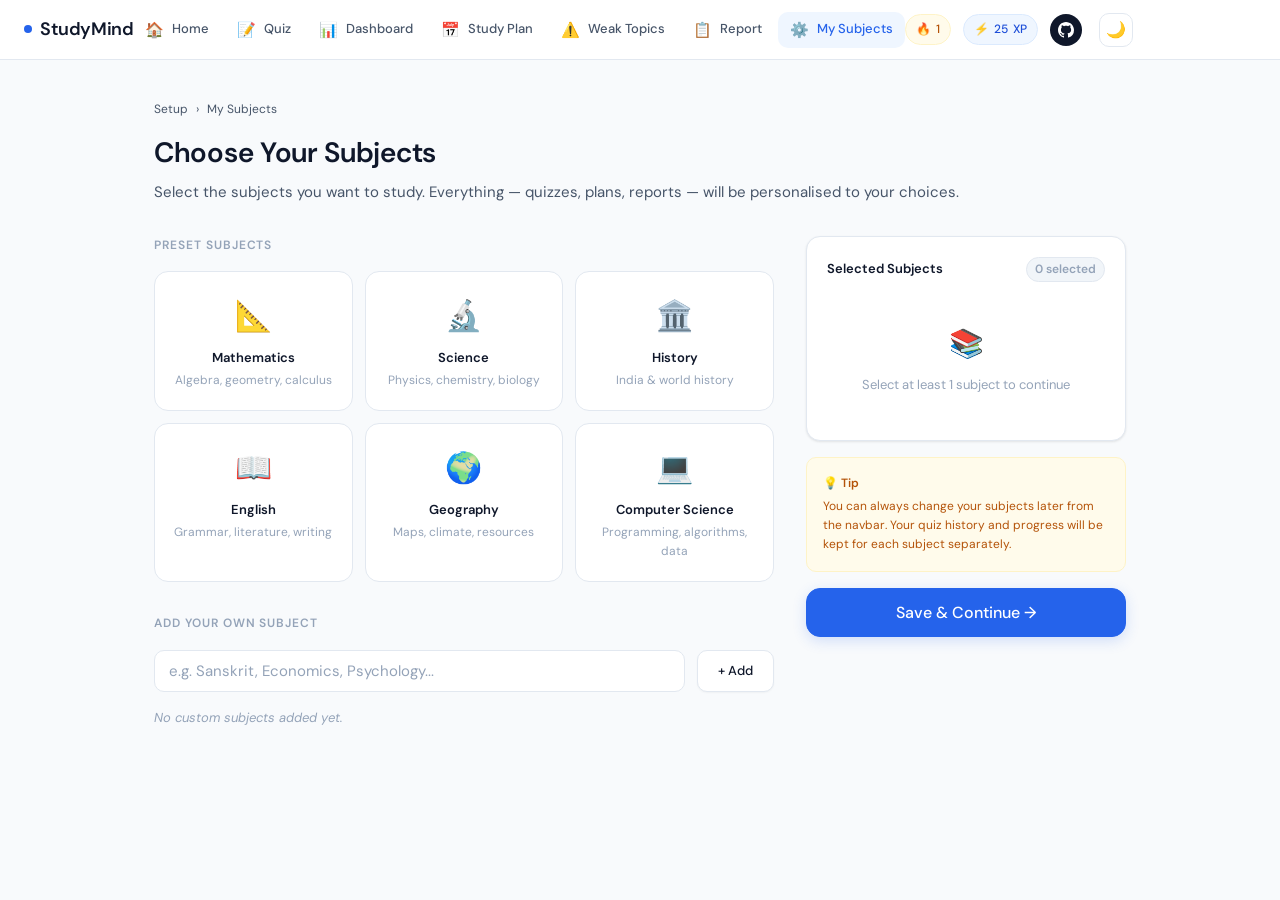
<file: subjects.html>
<!DOCTYPE html>
<html lang="en">
<head>
  <meta charset="UTF-8"/>
  <meta name="viewport" content="width=device-width, initial-scale=1.0"/>
  <title>My Subjects — StudyMind AI</title>
  <link rel="stylesheet" href="css/style.css"/>
  <style>

    /* ---- Page layout ---- */
    .subjects-layout {
      display: grid;
      grid-template-columns: 1fr 320px;
      gap: var(--space-8);
      align-items: flex-start;
    }

    /* ---- Section label ---- */
    .section-eyebrow {
      font-size: var(--text-xs);
      font-weight: var(--weight-semibold);
      letter-spacing: 0.08em;
      text-transform: uppercase;
      color: var(--text-muted);
      margin-bottom: var(--space-4);
    }

    /* ---- Preset subjects grid ---- */
    .preset-grid {
      display: grid;
      grid-template-columns: repeat(3, 1fr);
      gap: var(--space-3);
      margin-bottom: var(--space-8);
    }

    .subj-card {
      background: var(--bg-white);
      border: 1.5px solid var(--border);
      border-radius: var(--radius-lg);
      padding: var(--space-5) var(--space-4);
      cursor: pointer;
      transition: var(--transition);
      text-align: center;
      position: relative;
      user-select: none;
    }
    .subj-card:hover {
      border-color: var(--accent-border);
      box-shadow: var(--shadow-md);
      transform: translateY(-2px);
    }
    .subj-card.selected {
      border-color: var(--accent);
      background: var(--accent-light);
      box-shadow: var(--shadow-blue);
    }
    .subj-card .subj-icon {
      font-size: 30px;
      margin-bottom: var(--space-2);
      display: block;
    }
    .subj-card .subj-name {
      font-size: var(--text-sm);
      font-weight: var(--weight-semibold);
      color: var(--text-primary);
      display: block;
      margin-bottom: 2px;
    }
    .subj-card .subj-desc {
      font-size: var(--text-xs);
      color: var(--text-muted);
      display: block;
    }
    /* Checkmark on selected */
    .subj-card .tick {
      position: absolute;
      top: 10px; right: 10px;
      width: 20px; height: 20px;
      background: var(--accent);
      border-radius: 50%;
      display: none;
      align-items: center;
      justify-content: center;
      color: white;
      font-size: 11px;
      font-weight: 700;
    }
    .subj-card.selected .tick { display: flex; }

    /* ---- Custom subject section ---- */
    .custom-section {
      margin-bottom: var(--space-8);
    }
    .add-row {
      display: flex;
      gap: var(--space-3);
      margin-bottom: var(--space-4);
    }
    .add-row .input { flex: 1; }

    /* Custom subject chips */
    .custom-chips {
      display: flex;
      flex-wrap: wrap;
      gap: var(--space-2);
      min-height: 40px;
    }
    .custom-chip {
      display: inline-flex;
      align-items: center;
      gap: var(--space-2);
      padding: 6px 14px;
      background: var(--blue-50);
      border: 1px solid var(--blue-100);
      border-radius: var(--radius-full);
      font-size: var(--text-sm);
      font-weight: var(--weight-medium);
      color: var(--blue-700);
      animation: scaleIn 0.2s ease;
    }
    .custom-chip .chip-remove {
      width: 16px; height: 16px;
      background: var(--blue-200);
      border-radius: 50%;
      border: none;
      cursor: pointer;
      display: flex; align-items: center; justify-content: center;
      font-size: 10px;
      color: var(--blue-800);
      transition: var(--transition);
      padding: 0;
      flex-shrink: 0;
    }
    .custom-chip .chip-remove:hover {
      background: var(--red-500);
      color: white;
    }
    .no-custom {
      font-size: var(--text-sm);
      color: var(--text-muted);
      font-style: italic;
    }

    /* ---- Sidebar ---- */
    .sidebar {
      position: sticky;
      top: calc(var(--nav-height) + var(--space-6));
    }

    /* Selected summary card */
    .selected-card {
      background: var(--bg-white);
      border: 1px solid var(--border);
      border-radius: var(--radius-lg);
      padding: var(--space-5);
      box-shadow: var(--shadow-sm);
      margin-bottom: var(--space-4);
    }
    .selected-card-title {
      font-size: var(--text-sm);
      font-weight: var(--weight-semibold);
      color: var(--text-primary);
      margin-bottom: var(--space-4);
      display: flex;
      align-items: center;
      justify-content: space-between;
    }
    .selected-count {
      font-size: var(--text-xs);
      color: var(--text-muted);
      background: var(--bg-subtle);
      border: 1px solid var(--border);
      border-radius: var(--radius-full);
      padding: 2px 8px;
    }
    .selected-list {
      display: flex;
      flex-direction: column;
      gap: var(--space-2);
      min-height: 80px;
    }
    .selected-row {
      display: flex;
      align-items: center;
      gap: var(--space-2);
      padding: var(--space-2) var(--space-3);
      background: var(--bg-subtle);
      border-radius: var(--radius-sm);
      font-size: var(--text-sm);
      animation: slideIn 0.2s ease;
    }
    .selected-row .sr-icon { font-size: 15px; }
    .selected-row .sr-name { flex: 1; color: var(--text-primary); }
    .selected-row .sr-remove {
      font-size: 11px;
      color: var(--text-muted);
      cursor: pointer;
      padding: 2px 6px;
      border-radius: var(--radius-sm);
      border: none;
      background: none;
      transition: var(--transition);
    }
    .selected-row .sr-remove:hover { color: var(--red-600); background: var(--red-50); }

    .empty-selection {
      text-align: center;
      padding: var(--space-6);
      color: var(--text-muted);
      font-size: var(--text-sm);
    }
    .empty-selection .es-icon { font-size: 28px; margin-bottom: var(--space-2); }

    /* Tip box */
    .tip-box {
      background: var(--amber-50);
      border: 1px solid var(--amber-100);
      border-radius: var(--radius-md);
      padding: var(--space-4);
      margin-bottom: var(--space-4);
      font-size: var(--text-xs);
      color: var(--amber-700);
      line-height: 1.6;
    }
    .tip-box strong {
      display: block;
      margin-bottom: var(--space-1);
      font-weight: var(--weight-semibold);
    }

    /* Save button */
    .save-btn-wrap {
      position: sticky;
      bottom: var(--space-6);
    }

    /* Min select warning */
    .min-warning {
      font-size: var(--text-xs);
      color: var(--red-600);
      margin-top: var(--space-2);
      display: none;
    }
    .min-warning.show { display: block; }

    @media (max-width: 768px) {
      .subjects-layout {
        grid-template-columns: 1fr;
      }
      .preset-grid {
        grid-template-columns: repeat(2, 1fr);
      }
      .sidebar {
        position: static;
      }
    }
  </style>
</head>
<body>

<!-- Navbar -->
<nav class="navbar">
  <div id="navbar"></div>
</nav>

<div class="wrap">

  <!-- Page header -->
  <div class="page-header">
    <div class="breadcrumb">
      <span>Setup</span>
      <span>›</span>
      <span>My Subjects</span>
    </div>
    <h1>Choose Your Subjects</h1>
    <p>Select the subjects you want to study. Everything — quizzes, plans, reports — will be personalised to your choices.</p>
  </div>

  <div class="subjects-layout">

    <!-- LEFT — subject selection -->
    <div class="subjects-left">

      <!-- Preset subjects -->
      <div class="section-eyebrow">Preset Subjects</div>
      <div class="preset-grid" id="preset-grid">
        <!-- Built by JS -->
      </div>

      <!-- Custom subjects -->
      <div class="custom-section">
        <div class="section-eyebrow">Add Your Own Subject</div>
        <div class="add-row">
          <input
            class="input"
            id="custom-input"
            type="text"
            placeholder="e.g. Sanskrit, Economics, Psychology..."
            maxlength="30"
            autocomplete="off"
          />
          <button class="btn btn-secondary" onclick="addCustomSubject()">+ Add</button>
        </div>
        <div class="custom-chips" id="custom-chips">
          <span class="no-custom" id="no-custom-msg">No custom subjects added yet.</span>
        </div>
      </div>

    </div><!-- /subjects-left -->

    <!-- RIGHT — sidebar summary -->
    <div class="sidebar">

      <!-- Selected summary -->
      <div class="selected-card">
        <div class="selected-card-title">
          Selected Subjects
          <span class="selected-count" id="sel-count">0 selected</span>
        </div>
        <div class="selected-list" id="selected-list">
          <div class="empty-selection">
            <div class="es-icon">📚</div>
            Select at least 1 subject to continue
          </div>
        </div>
        <p class="min-warning" id="min-warning">
          ⚠️ Please select at least 1 subject!
        </p>
      </div>

      <!-- Tip -->
      <div class="tip-box">
        <strong>💡 Tip</strong>
        You can always change your subjects later from the navbar. Your quiz history and progress will be kept for each subject separately.
      </div>

      <!-- Save button -->
      <div class="save-btn-wrap">
        <button
          class="btn btn-primary w-full btn-lg"
          onclick="saveSubjects()"
          id="save-btn"
        >
          Save & Continue →
        </button>
      </div>

    </div><!-- /sidebar -->

  </div><!-- /subjects-layout -->

</div><!-- /wrap -->

<script src="js/main.js"></script>
<script src="js/subjects.js"></script>
</body>
</html>
</file>
<file: css/style.css>
/* ============================================
   STUDYMIND AI — Master Stylesheet
   Theme: Light & Clean | Modern & Minimal | Blue
   Font: Geist + DM Mono (Google Fonts)
   ============================================ */

@import url('https://fonts.googleapis.com/css2?family=DM+Sans:ital,opsz,wght@0,9..40,300;0,9..40,400;0,9..40,500;0,9..40,600;1,9..40,300&family=DM+Mono:wght@400;500&display=swap');

/* ============================================
   1. CSS VARIABLES — Design Tokens
   ============================================ */
:root {
  /* --- Brand Colors --- */
  --blue-50:  #eff6ff;
  --blue-100: #dbeafe;
  --blue-200: #bfdbfe;
  --blue-400: #60a5fa;
  --blue-500: #3b82f6;
  --blue-600: #2563eb;
  --blue-700: #1d4ed8;
  --blue-800: #1e40af;
  --blue-900: #1e3a8a;

  /* --- Neutrals --- */
  --gray-0:   #ffffff;
  --gray-50:  #f8fafc;
  --gray-100: #f1f5f9;
  --gray-200: #e2e8f0;
  --gray-300: #cbd5e1;
  --gray-400: #94a3b8;
  --gray-500: #64748b;
  --gray-600: #475569;
  --gray-700: #334155;
  --gray-800: #1e293b;
  --gray-900: #0f172a;

  /* --- Semantic Colors --- */
  --green-50:  #f0fdf4;
  --green-100: #dcfce7;
  --green-500: #22c55e;
  --green-600: #16a34a;
  --green-700: #15803d;

  --red-50:   #fff1f2;
  --red-100:  #ffe4e6;
  --red-500:  #ef4444;
  --red-600:  #dc2626;
  --red-700:  #b91c1c;

  --amber-50:  #fffbeb;
  --amber-100: #fef3c7;
  --amber-500: #f59e0b;
  --amber-600: #d97706;
  --amber-700: #b45309;

  /* --- Core Design System --- */
  --bg:           var(--gray-50);
  --bg-white:     var(--gray-0);
  --bg-subtle:    var(--gray-100);
  --border:       var(--gray-200);
  --border-dark:  var(--gray-300);

  --text-primary:   var(--gray-900);
  --text-secondary: var(--gray-600);
  --text-muted:     var(--gray-400);
  --text-inverse:   var(--gray-0);

  --accent:         var(--blue-600);
  --accent-hover:   var(--blue-700);
  --accent-light:   var(--blue-50);
  --accent-border:  var(--blue-200);

  /* --- Typography --- */
  --font:       'DM Sans', sans-serif;
  --font-mono:  'DM Mono', monospace;

  --text-xs:   12px;
  --text-sm:   13px;
  --text-base: 15px;
  --text-md:   16px;
  --text-lg:   18px;
  --text-xl:   22px;
  --text-2xl:  28px;
  --text-3xl:  36px;
  --text-4xl:  48px;

  --weight-normal:   400;
  --weight-medium:   500;
  --weight-semibold: 600;

  /* --- Spacing --- */
  --space-1:  4px;
  --space-2:  8px;
  --space-3:  12px;
  --space-4:  16px;
  --space-5:  20px;
  --space-6:  24px;
  --space-8:  32px;
  --space-10: 40px;
  --space-12: 48px;
  --space-16: 64px;

  /* --- Borders & Radius --- */
  --radius-sm:   6px;
  --radius-md:   10px;
  --radius-lg:   14px;
  --radius-xl:   20px;
  --radius-full: 999px;

  /* --- Shadows --- */
  --shadow-xs: 0 1px 2px rgba(0,0,0,0.04);
  --shadow-sm: 0 1px 3px rgba(0,0,0,0.06), 0 1px 2px rgba(0,0,0,0.04);
  --shadow-md: 0 4px 6px rgba(0,0,0,0.05), 0 2px 4px rgba(0,0,0,0.04);
  --shadow-lg: 0 10px 24px rgba(0,0,0,0.06), 0 4px 8px rgba(0,0,0,0.04);
  --shadow-blue: 0 4px 14px rgba(37,99,235,0.18);

  /* --- Transitions --- */
  --transition: all 0.18s ease;
  --transition-slow: all 0.3s ease;

  /* --- Layout --- */
  --nav-height:   60px;
  --max-width:    1020px;
  --content-pad:  24px;
}

/* ============================================
   2. RESET & BASE
   ============================================ */
*, *::before, *::after {
  box-sizing: border-box;
  margin: 0;
  padding: 0;
}

html {
  font-size: 16px;
  scroll-behavior: smooth;
  -webkit-font-smoothing: antialiased;
  -moz-osx-font-smoothing: grayscale;
}

body {
  font-family: var(--font);
  font-size: var(--text-base);
  font-weight: var(--weight-normal);
  color: var(--text-primary);
  background: var(--bg);
  min-height: 100vh;
  line-height: 1.6;
}

a {
  color: var(--accent);
  text-decoration: none;
  transition: var(--transition);
}
a:hover { color: var(--accent-hover); }

button {
  font-family: var(--font);
  cursor: pointer;
  border: none;
  outline: none;
  transition: var(--transition);
}
button:focus-visible {
  outline: 2px solid var(--accent);
  outline-offset: 2px;
}

input, textarea, select {
  font-family: var(--font);
  font-size: var(--text-base);
  outline: none;
  border: none;
}

img { display: block; max-width: 100%; }
ul, ol { list-style: none; }

/* ============================================
   3. LAYOUT UTILITIES
   ============================================ */
.wrap {
  max-width: var(--max-width);
  margin: 0 auto;
  padding: var(--space-10) var(--content-pad);
}

.wrap-sm {
  max-width: 640px;
  margin: 0 auto;
  padding: var(--space-10) var(--content-pad);
}

.wrap-md {
  max-width: 780px;
  margin: 0 auto;
  padding: var(--space-10) var(--content-pad);
}

.flex        { display: flex; }
.flex-center { display: flex; align-items: center; justify-content: center; }
.flex-between{ display: flex; align-items: center; justify-content: space-between; }
.flex-gap-2  { gap: var(--space-2); }
.flex-gap-3  { gap: var(--space-3); }
.flex-gap-4  { gap: var(--space-4); }
.flex-gap-6  { gap: var(--space-6); }

.grid-2 { display: grid; grid-template-columns: 1fr 1fr; gap: var(--space-5); }
.grid-3 { display: grid; grid-template-columns: repeat(3,1fr); gap: var(--space-4); }
.grid-4 { display: grid; grid-template-columns: repeat(4,1fr); gap: var(--space-4); }

.text-center { text-align: center; }
.text-right  { text-align: right; }

.mt-2  { margin-top: var(--space-2); }
.mt-3  { margin-top: var(--space-3); }
.mt-4  { margin-top: var(--space-4); }
.mt-6  { margin-top: var(--space-6); }
.mt-8  { margin-top: var(--space-8); }
.mt-10 { margin-top: var(--space-10); }
.mb-4  { margin-bottom: var(--space-4); }
.mb-6  { margin-bottom: var(--space-6); }
.mb-8  { margin-bottom: var(--space-8); }

/* ============================================
   4. TYPOGRAPHY
   ============================================ */
.heading-xl {
  font-size: var(--text-4xl);
  font-weight: var(--weight-semibold);
  line-height: 1.1;
  letter-spacing: -1px;
  color: var(--text-primary);
}

.heading-lg {
  font-size: var(--text-3xl);
  font-weight: var(--weight-semibold);
  line-height: 1.15;
  letter-spacing: -0.5px;
  color: var(--text-primary);
}

.heading-md {
  font-size: var(--text-2xl);
  font-weight: var(--weight-semibold);
  line-height: 1.2;
  letter-spacing: -0.3px;
  color: var(--text-primary);
}

.heading-sm {
  font-size: var(--text-xl);
  font-weight: var(--weight-semibold);
  line-height: 1.3;
  color: var(--text-primary);
}

.text-lg     { font-size: var(--text-lg); }
.text-base   { font-size: var(--text-base); }
.text-sm     { font-size: var(--text-sm); }
.text-xs     { font-size: var(--text-xs); }

.text-primary   { color: var(--text-primary); }
.text-secondary { color: var(--text-secondary); }
.text-muted     { color: var(--text-muted); }
.text-accent    { color: var(--accent); }
.text-green     { color: var(--green-600); }
.text-red       { color: var(--red-600); }
.text-amber     { color: var(--amber-600); }

.font-medium   { font-weight: var(--weight-medium); }
.font-semibold { font-weight: var(--weight-semibold); }
.font-mono     { font-family: var(--font-mono); }

.label {
  font-size: var(--text-xs);
  font-weight: var(--weight-semibold);
  letter-spacing: 0.08em;
  text-transform: uppercase;
  color: var(--text-muted);
}

/* ============================================
   5. NAVIGATION
   ============================================ */
.navbar {
  position: sticky;
  top: 0;
  z-index: 100;
  height: var(--nav-height);
  background: rgba(255,255,255,0.92);
  backdrop-filter: blur(12px);
  -webkit-backdrop-filter: blur(12px);
  border-bottom: 1px solid var(--border);
  display: flex;
  align-items: center;
  justify-content: space-between;
  padding: 0 var(--content-pad);
  max-width: 100%;
}

.nav-inner {
  max-width: var(--max-width);
  width: 100%;
  margin: 0 auto;
  display: flex;
  align-items: center;
  justify-content: space-between;
}

.nav-logo {
  font-size: var(--text-lg);
  font-weight: var(--weight-semibold);
  color: var(--text-primary);
  letter-spacing: -0.4px;
  display: flex;
  align-items: center;
  gap: var(--space-2);
}
.nav-logo .logo-dot {
  width: 8px; height: 8px;
  background: var(--accent);
  border-radius: 50%;
  display: inline-block;
}

.nav-links {
  display: flex;
  align-items: center;
  gap: var(--space-1);
}

.nav-link {
  display: flex;
  align-items: center;
  gap: var(--space-2);
  padding: 6px 12px;
  border-radius: var(--radius-md);
  font-size: var(--text-sm);
  font-weight: var(--weight-medium);
  color: var(--text-secondary);
  background: none;
  border: none;
  text-decoration: none;
  transition: var(--transition);
  white-space: nowrap;
}
.nav-link:hover {
  color: var(--text-primary);
  background: var(--bg-subtle);
}
.nav-link.active {
  color: var(--accent);
  background: var(--accent-light);
}
.nav-link .nav-icon { font-size: 15px; }

.nav-right {
  display: flex;
  align-items: center;
  gap: var(--space-3);
}

.theme-toggle {
  width: 34px; height: 34px;
  border-radius: var(--radius-md);
  border: 1px solid var(--border);
  background: var(--bg-white);
  display: flex;
  align-items: center;
  justify-content: center;
  font-size: 16px;
  cursor: pointer;
  transition: var(--transition);
  color: var(--text-secondary);
}
.theme-toggle:hover {
  border-color: var(--border-dark);
  color: var(--text-primary);
}

/* ============================================
   6. BUTTONS
   ============================================ */

/* Primary — solid blue */
.btn {
  display: inline-flex;
  align-items: center;
  justify-content: center;
  gap: var(--space-2);
  padding: 10px 20px;
  border-radius: var(--radius-md);
  font-size: var(--text-sm);
  font-weight: var(--weight-medium);
  transition: var(--transition);
  white-space: nowrap;
  cursor: pointer;
  border: 1px solid transparent;
}

.btn-primary {
  background: var(--accent);
  color: var(--text-inverse);
  border-color: var(--accent);
  box-shadow: var(--shadow-blue);
}
.btn-primary:hover {
  background: var(--accent-hover);
  border-color: var(--accent-hover);
  transform: translateY(-1px);
  box-shadow: 0 6px 20px rgba(37,99,235,0.25);
}
.btn-primary:active { transform: translateY(0); }

/* Secondary — outlined */
.btn-secondary {
  background: var(--bg-white);
  color: var(--text-primary);
  border-color: var(--border);
  box-shadow: var(--shadow-xs);
}
.btn-secondary:hover {
  border-color: var(--border-dark);
  background: var(--bg-subtle);
}

/* Ghost — no border */
.btn-ghost {
  background: none;
  color: var(--text-secondary);
  border-color: transparent;
}
.btn-ghost:hover {
  background: var(--bg-subtle);
  color: var(--text-primary);
}

/* Danger */
.btn-danger {
  background: var(--red-50);
  color: var(--red-600);
  border-color: var(--red-100);
}
.btn-danger:hover {
  background: var(--red-100);
  border-color: var(--red-600);
}

/* Sizes */
.btn-sm {
  padding: 6px 14px;
  font-size: var(--text-xs);
  border-radius: var(--radius-sm);
}
.btn-lg {
  padding: 13px 28px;
  font-size: var(--text-md);
  border-radius: var(--radius-lg);
}
.btn-xl {
  padding: 16px 36px;
  font-size: var(--text-lg);
  border-radius: var(--radius-lg);
}

.btn:disabled {
  opacity: 0.45;
  cursor: not-allowed;
  transform: none !important;
  box-shadow: none !important;
}

/* Icon only button */
.btn-icon {
  width: 36px; height: 36px;
  padding: 0;
  border-radius: var(--radius-md);
  display: inline-flex;
  align-items: center;
  justify-content: center;
  font-size: 16px;
}

/* ============================================
   7. CARDS
   ============================================ */
.card {
  background: var(--bg-white);
  border: 1px solid var(--border);
  border-radius: var(--radius-lg);
  padding: var(--space-6);
  box-shadow: var(--shadow-sm);
  transition: var(--transition);
}

.card-hover:hover {
  border-color: var(--border-dark);
  box-shadow: var(--shadow-md);
  transform: translateY(-2px);
}

.card-active {
  border-color: var(--accent-border);
  background: var(--accent-light);
}

.card-sm {
  padding: var(--space-4);
  border-radius: var(--radius-md);
}

.card-lg {
  padding: var(--space-8);
  border-radius: var(--radius-xl);
}

/* Card header */
.card-header {
  display: flex;
  align-items: center;
  justify-content: space-between;
  margin-bottom: var(--space-5);
}
.card-title {
  font-size: var(--text-base);
  font-weight: var(--weight-semibold);
  color: var(--text-primary);
  display: flex;
  align-items: center;
  gap: var(--space-2);
}
.card-title .card-icon { font-size: 16px; }

/* ============================================
   8. FORM ELEMENTS
   ============================================ */
.input {
  width: 100%;
  padding: 10px 14px;
  border: 1px solid var(--border);
  border-radius: var(--radius-md);
  background: var(--bg-white);
  color: var(--text-primary);
  font-size: var(--text-base);
  transition: var(--transition);
}
.input:focus {
  border-color: var(--accent);
  box-shadow: 0 0 0 3px rgba(37,99,235,0.08);
}
.input::placeholder { color: var(--text-muted); }
.input:disabled {
  background: var(--bg-subtle);
  color: var(--text-muted);
  cursor: not-allowed;
}

.input-lg {
  padding: 13px 18px;
  font-size: var(--text-md);
  border-radius: var(--radius-lg);
}

.select {
  width: 100%;
  padding: 10px 14px;
  border: 1px solid var(--border);
  border-radius: var(--radius-md);
  background: var(--bg-white);
  color: var(--text-primary);
  font-size: var(--text-base);
  font-family: var(--font);
  cursor: pointer;
  transition: var(--transition);
  appearance: none;
  background-image: url("data:image/svg+xml,%3Csvg xmlns='http://www.w3.org/2000/svg' width='12' height='12' viewBox='0 0 12 12'%3E%3Cpath fill='%2394a3b8' d='M6 8L1 3h10z'/%3E%3C/svg%3E");
  background-repeat: no-repeat;
  background-position: right 14px center;
  padding-right: 36px;
}
.select:focus {
  border-color: var(--accent);
  box-shadow: 0 0 0 3px rgba(37,99,235,0.08);
  outline: none;
}

.form-group { margin-bottom: var(--space-5); }
.form-label {
  display: block;
  font-size: var(--text-sm);
  font-weight: var(--weight-medium);
  color: var(--text-secondary);
  margin-bottom: var(--space-2);
}
.form-hint {
  font-size: var(--text-xs);
  color: var(--text-muted);
  margin-top: var(--space-1);
}

/* ============================================
   9. BADGES & TAGS
   ============================================ */
.badge {
  display: inline-flex;
  align-items: center;
  gap: 4px;
  padding: 3px 10px;
  border-radius: var(--radius-full);
  font-size: var(--text-xs);
  font-weight: var(--weight-medium);
  letter-spacing: 0.02em;
}

.badge-blue   { background: var(--blue-50);   color: var(--blue-700);   border: 1px solid var(--blue-100); }
.badge-green  { background: var(--green-50);  color: var(--green-700);  border: 1px solid var(--green-100); }
.badge-red    { background: var(--red-50);    color: var(--red-700);    border: 1px solid var(--red-100); }
.badge-amber  { background: var(--amber-50);  color: var(--amber-700);  border: 1px solid var(--amber-100); }
.badge-gray   { background: var(--gray-100);  color: var(--gray-600);   border: 1px solid var(--gray-200); }

.tag {
  display: inline-flex;
  align-items: center;
  gap: 4px;
  padding: 4px 10px;
  border-radius: var(--radius-sm);
  font-size: var(--text-xs);
  font-weight: var(--weight-medium);
  background: var(--bg-subtle);
  color: var(--text-secondary);
  border: 1px solid var(--border);
}

/* ============================================
   10. PROGRESS & STATS
   ============================================ */

/* Progress bar */
.progress-wrap {
  background: var(--gray-100);
  border-radius: var(--radius-full);
  overflow: hidden;
}
.progress-bar {
  height: 100%;
  border-radius: var(--radius-full);
  background: var(--accent);
  transition: width 0.5s cubic-bezier(0.4, 0, 0.2, 1);
}
.progress-sm  { height: 4px; }
.progress-md  { height: 8px; }
.progress-lg  { height: 12px; }

.progress-green  .progress-bar { background: var(--green-500); }
.progress-red    .progress-bar { background: var(--red-500); }
.progress-amber  .progress-bar { background: var(--amber-500); }

/* Stat card */
.stat-card {
  background: var(--bg-white);
  border: 1px solid var(--border);
  border-radius: var(--radius-lg);
  padding: var(--space-5);
  box-shadow: var(--shadow-sm);
}
.stat-value {
  font-size: var(--text-3xl);
  font-weight: var(--weight-semibold);
  letter-spacing: -0.5px;
  line-height: 1;
  margin-bottom: var(--space-1);
  color: var(--text-primary);
}
.stat-label {
  font-size: var(--text-sm);
  color: var(--text-secondary);
}
.stat-change {
  font-size: var(--text-xs);
  font-weight: var(--weight-medium);
  margin-top: var(--space-1);
}
.stat-change.up   { color: var(--green-600); }
.stat-change.down { color: var(--red-600); }

/* Circular progress */
.circle-wrap {
  position: relative;
  display: inline-flex;
  align-items: center;
  justify-content: center;
}
.circle-wrap svg { transform: rotate(-90deg); }
.circle-bg    { fill: none; stroke: var(--gray-100); }
.circle-fill  { fill: none; stroke: var(--accent); stroke-linecap: round;
                transition: stroke-dashoffset 0.8s cubic-bezier(0.4,0,0.2,1); }
.circle-fill.green  { stroke: var(--green-500); }
.circle-fill.red    { stroke: var(--red-500); }
.circle-fill.amber  { stroke: var(--amber-500); }
.circle-text {
  position: absolute;
  text-align: center;
}
.circle-text .val {
  font-size: var(--text-xl);
  font-weight: var(--weight-semibold);
  color: var(--text-primary);
  line-height: 1;
  display: block;
}
.circle-text .lbl {
  font-size: var(--text-xs);
  color: var(--text-muted);
  display: block;
  margin-top: 2px;
}

/* ============================================
   11. FEEDBACK / ALERTS
   ============================================ */
.alert {
  padding: var(--space-4) var(--space-5);
  border-radius: var(--radius-md);
  border: 1px solid;
  font-size: var(--text-sm);
  display: flex;
  gap: var(--space-3);
  align-items: flex-start;
}
.alert-icon { font-size: 16px; flex-shrink: 0; margin-top: 1px; }
.alert-body { display: block; }
.alert-title {
  font-weight: var(--weight-semibold);
  margin-bottom: 2px;
}

.alert-success { background: var(--green-50);  border-color: var(--green-100);  color: var(--green-700); }
.alert-error   { background: var(--red-50);    border-color: var(--red-100);    color: var(--red-700); }
.alert-warning { background: var(--amber-50);  border-color: var(--amber-100);  color: var(--amber-700); }
.alert-info    { background: var(--blue-50);   border-color: var(--blue-100);   color: var(--blue-700); }

/* ============================================
   12. DIVIDERS & SEPARATORS
   ============================================ */
.divider {
  height: 1px;
  background: var(--border);
  margin: var(--space-6) 0;
}
.divider-label {
  display: flex;
  align-items: center;
  gap: var(--space-3);
  color: var(--text-muted);
  font-size: var(--text-xs);
}
.divider-label::before,
.divider-label::after {
  content: '';
  flex: 1;
  height: 1px;
  background: var(--border);
}

/* ============================================
   13. PAGE HEADER
   ============================================ */
.page-header {
  margin-bottom: var(--space-8);
}
.page-header .breadcrumb {
  display: flex;
  align-items: center;
  gap: var(--space-2);
  font-size: var(--text-xs);
  color: var(--text-muted);
  margin-bottom: var(--space-3);
}
.page-header .breadcrumb span { color: var(--text-secondary); }
.page-header h1 {
  font-size: var(--text-2xl);
  font-weight: var(--weight-semibold);
  letter-spacing: -0.3px;
  color: var(--text-primary);
  margin-bottom: var(--space-1);
}
.page-header p {
  font-size: var(--text-base);
  color: var(--text-secondary);
}

/* ============================================
   14. LOADING STATES
   ============================================ */
.spinner {
  display: inline-block;
  width: 16px; height: 16px;
  border: 2px solid var(--border);
  border-top-color: var(--accent);
  border-radius: 50%;
  animation: spin 0.65s linear infinite;
  flex-shrink: 0;
}
.spinner-sm { width: 12px; height: 12px; }
.spinner-lg { width: 24px; height: 24px; border-width: 3px; }

@keyframes spin { to { transform: rotate(360deg); } }

.skeleton {
  background: linear-gradient(90deg,
    var(--gray-100) 25%,
    var(--gray-200) 50%,
    var(--gray-100) 75%
  );
  background-size: 200% 100%;
  animation: shimmer 1.5s infinite;
  border-radius: var(--radius-sm);
}
@keyframes shimmer { to { background-position: -200% 0; } }

/* ============================================
   15. ONBOARDING WIZARD
   ============================================ */
.wizard-steps {
  display: flex;
  align-items: center;
  justify-content: center;
  gap: var(--space-2);
  margin-bottom: var(--space-10);
}
.wizard-step {
  width: 8px; height: 8px;
  border-radius: 50%;
  background: var(--gray-200);
  transition: var(--transition-slow);
}
.wizard-step.active {
  width: 24px;
  border-radius: var(--radius-full);
  background: var(--accent);
}
.wizard-step.done {
  background: var(--green-500);
}

.wizard-card {
  background: var(--bg-white);
  border: 1px solid var(--border);
  border-radius: var(--radius-xl);
  padding: var(--space-10);
  box-shadow: var(--shadow-lg);
  animation: fadeUp 0.35s ease;
}

/* ============================================
   16. SUBJECT CARDS
   ============================================ */
.subject-card {
  background: var(--bg-white);
  border: 1.5px solid var(--border);
  border-radius: var(--radius-lg);
  padding: var(--space-6) var(--space-5);
  cursor: pointer;
  transition: var(--transition);
  text-align: center;
  position: relative;
  overflow: hidden;
}
.subject-card:hover {
  border-color: var(--accent-border);
  box-shadow: var(--shadow-md);
  transform: translateY(-2px);
}
.subject-card.selected {
  border-color: var(--accent);
  background: var(--accent-light);
  box-shadow: var(--shadow-blue);
}
.subject-card .subject-icon {
  font-size: 32px;
  margin-bottom: var(--space-3);
  display: block;
}
.subject-card .subject-name {
  font-size: var(--text-base);
  font-weight: var(--weight-semibold);
  color: var(--text-primary);
  margin-bottom: var(--space-1);
}
.subject-card .subject-desc {
  font-size: var(--text-xs);
  color: var(--text-muted);
}
.subject-card .check-mark {
  position: absolute;
  top: 10px; right: 10px;
  width: 20px; height: 20px;
  background: var(--accent);
  border-radius: 50%;
  display: none;
  align-items: center;
  justify-content: center;
  color: white;
  font-size: 11px;
}
.subject-card.selected .check-mark { display: flex; }

/* ============================================
   17. QUIZ COMPONENTS
   ============================================ */
.quiz-header {
  display: flex;
  align-items: center;
  gap: var(--space-4);
  margin-bottom: var(--space-6);
}
.quiz-subject-tag {
  padding: 5px 12px;
  background: var(--accent-light);
  color: var(--accent);
  border-radius: var(--radius-full);
  font-size: var(--text-xs);
  font-weight: var(--weight-semibold);
  letter-spacing: 0.05em;
  text-transform: uppercase;
}
.quiz-counter {
  font-size: var(--text-sm);
  color: var(--text-muted);
  font-variant-numeric: tabular-nums;
}

.timer-wrap {
  display: flex;
  align-items: center;
  gap: var(--space-2);
  padding: 5px 12px;
  border-radius: var(--radius-full);
  border: 1px solid var(--border);
  font-family: var(--font-mono);
  font-size: var(--text-sm);
  color: var(--text-secondary);
  transition: var(--transition);
}
.timer-wrap.warning { border-color: var(--amber-100); color: var(--amber-600); background: var(--amber-50); }
.timer-wrap.danger  { border-color: var(--red-100);   color: var(--red-600);   background: var(--red-50); }

.question-card {
  background: var(--bg-white);
  border: 1px solid var(--border);
  border-radius: var(--radius-xl);
  padding: var(--space-8);
  box-shadow: var(--shadow-sm);
  margin-bottom: var(--space-4);
}
.question-topic {
  display: inline-flex;
  align-items: center;
  gap: 5px;
  padding: 4px 10px;
  background: var(--amber-50);
  color: var(--amber-700);
  border: 1px solid var(--amber-100);
  border-radius: var(--radius-full);
  font-size: var(--text-xs);
  font-weight: var(--weight-medium);
  margin-bottom: var(--space-4);
}
.question-text {
  font-size: var(--text-xl);
  font-weight: var(--weight-medium);
  color: var(--text-primary);
  line-height: 1.45;
  margin-bottom: var(--space-6);
  letter-spacing: -0.2px;
}
.answer-row {
  display: flex;
  gap: var(--space-3);
  align-items: center;
}

/* ============================================
   18. FEEDBACK BOX
   ============================================ */
.feedback-box {
  border-radius: var(--radius-md);
  padding: var(--space-4) var(--space-5);
  border: 1px solid;
  display: none;
  margin-top: var(--space-4);
  animation: fadeUp 0.25s ease;
}
.feedback-box.show { display: block; }
.feedback-box.correct {
  background: var(--green-50);
  border-color: var(--green-100);
}
.feedback-box.wrong {
  background: var(--red-50);
  border-color: var(--red-100);
}
.feedback-header {
  display: flex;
  align-items: center;
  gap: var(--space-2);
  margin-bottom: var(--space-2);
}
.feedback-label {
  font-size: var(--text-sm);
  font-weight: var(--weight-semibold);
}
.feedback-box.correct .feedback-label { color: var(--green-700); }
.feedback-box.wrong   .feedback-label { color: var(--red-700); }
.feedback-answer {
  font-size: var(--text-xs);
  color: var(--text-muted);
}
.feedback-text {
  font-size: var(--text-sm);
  color: var(--text-secondary);
  line-height: 1.6;
}

/* ============================================
   19. DASHBOARD CHARTS
   ============================================ */

/* Line chart container */
.line-chart-wrap {
  position: relative;
  width: 100%;
  height: 120px;
  margin-top: var(--space-4);
}

/* Bar chart */
.bar-chart {
  display: flex;
  align-items: flex-end;
  gap: var(--space-2);
  height: 80px;
}
.bar-item {
  flex: 1;
  display: flex;
  flex-direction: column;
  align-items: center;
  gap: var(--space-1);
}
.bar-fill-wrap {
  width: 100%;
  background: var(--gray-100);
  border-radius: var(--radius-sm) var(--radius-sm) 0 0;
  display: flex;
  flex-direction: column;
  justify-content: flex-end;
  height: 64px;
}
.bar-fill-inner {
  background: var(--accent);
  border-radius: var(--radius-sm) var(--radius-sm) 0 0;
  transition: height 0.6s cubic-bezier(0.4,0,0.2,1);
  min-height: 4px;
}
.bar-label {
  font-size: var(--text-xs);
  color: var(--text-muted);
}

/* Subject performance row */
.perf-row {
  display: flex;
  flex-direction: column;
  gap: var(--space-4);
}
.perf-item { width: 100%; }
.perf-top {
  display: flex;
  justify-content: space-between;
  align-items: center;
  margin-bottom: var(--space-2);
}
.perf-name {
  font-size: var(--text-sm);
  font-weight: var(--weight-medium);
  color: var(--text-primary);
  display: flex;
  align-items: center;
  gap: var(--space-2);
}
.perf-right {
  display: flex;
  align-items: center;
  gap: var(--space-2);
}
.perf-pct {
  font-size: var(--text-sm);
  font-weight: var(--weight-semibold);
  color: var(--text-primary);
  font-variant-numeric: tabular-nums;
}
.trend-up   { color: var(--green-600); font-size: var(--text-xs); }
.trend-down { color: var(--red-600);   font-size: var(--text-xs); }
.trend-flat { color: var(--text-muted);font-size: var(--text-xs); }

/* ============================================
   20. XP & GAMIFICATION
   ============================================ */
.xp-bar-wrap {
  background: var(--gray-100);
  border-radius: var(--radius-full);
  height: 8px;
  overflow: hidden;
  margin: var(--space-2) 0;
}
.xp-bar-fill {
  height: 100%;
  border-radius: var(--radius-full);
  background: linear-gradient(90deg, var(--blue-400), var(--blue-600));
  transition: width 0.8s cubic-bezier(0.4,0,0.2,1);
}

.level-badge {
  display: inline-flex;
  align-items: center;
  gap: var(--space-2);
  padding: 6px 14px;
  background: var(--accent);
  color: var(--text-inverse);
  border-radius: var(--radius-full);
  font-size: var(--text-xs);
  font-weight: var(--weight-semibold);
}

.achievement-badge {
  display: flex;
  flex-direction: column;
  align-items: center;
  gap: var(--space-1);
  padding: var(--space-3);
  border-radius: var(--radius-md);
  border: 1px solid var(--border);
  background: var(--bg-white);
  text-align: center;
  min-width: 80px;
  transition: var(--transition);
}
.achievement-badge.unlocked {
  border-color: var(--amber-100);
  background: var(--amber-50);
}
.achievement-badge.locked { opacity: 0.45; filter: grayscale(1); }
.achievement-badge .badge-icon { font-size: 24px; }
.achievement-badge .badge-name {
  font-size: var(--text-xs);
  color: var(--text-secondary);
  font-weight: var(--weight-medium);
}

/* Streak */
.streak-display {
  display: flex;
  align-items: center;
  gap: var(--space-2);
  padding: var(--space-3) var(--space-4);
  background: var(--amber-50);
  border: 1px solid var(--amber-100);
  border-radius: var(--radius-md);
}
.streak-number {
  font-size: var(--text-2xl);
  font-weight: var(--weight-semibold);
  color: var(--amber-600);
  line-height: 1;
}
.streak-text {
  font-size: var(--text-xs);
  color: var(--amber-700);
}

/* ============================================
   21. STUDY PLAN
   ============================================ */
.plan-card {
  background: var(--bg-white);
  border: 1px solid var(--border);
  border-radius: var(--radius-lg);
  padding: var(--space-5);
  transition: var(--transition);
  border-left: 3px solid var(--accent);
}
.plan-card:hover { box-shadow: var(--shadow-md); }
.plan-card.focus   { border-left-color: var(--red-500); }
.plan-card.review  { border-left-color: var(--green-500); }
.plan-card.practice{ border-left-color: var(--blue-500); }

.plan-day {
  font-size: var(--text-xs);
  font-weight: var(--weight-semibold);
  letter-spacing: 0.08em;
  text-transform: uppercase;
  color: var(--text-muted);
  margin-bottom: var(--space-2);
}
.plan-title {
  font-size: var(--text-base);
  font-weight: var(--weight-semibold);
  color: var(--text-primary);
  margin-bottom: var(--space-1);
}
.plan-desc {
  font-size: var(--text-sm);
  color: var(--text-secondary);
  line-height: 1.5;
  margin-bottom: var(--space-3);
}

/* ============================================
   22. WEAK TOPICS
   ============================================ */
.topic-card {
  background: var(--bg-white);
  border: 1px solid var(--border);
  border-radius: var(--radius-lg);
  padding: var(--space-5);
  transition: var(--transition);
}
.topic-card:hover { border-color: var(--red-100); box-shadow: var(--shadow-sm); }
.topic-card-header {
  display: flex;
  justify-content: space-between;
  align-items: flex-start;
  margin-bottom: var(--space-3);
}
.topic-name {
  font-size: var(--text-base);
  font-weight: var(--weight-semibold);
  color: var(--text-primary);
}
.topic-mistakes {
  font-size: var(--text-xs);
  color: var(--text-muted);
  margin-bottom: var(--space-3);
}
.revision-question {
  background: var(--amber-50);
  border: 1px solid var(--amber-100);
  border-radius: var(--radius-md);
  padding: var(--space-3) var(--space-4);
  font-size: var(--text-sm);
  color: var(--amber-700);
  line-height: 1.5;
}
.revision-question .rq-label {
  font-size: var(--text-xs);
  font-weight: var(--weight-semibold);
  text-transform: uppercase;
  letter-spacing: 0.06em;
  margin-bottom: var(--space-1);
  display: block;
}

/* ============================================
   23. COUNTDOWN & REMINDERS
   ============================================ */
.countdown-banner {
  display: flex;
  align-items: center;
  gap: var(--space-4);
  padding: var(--space-4) var(--space-6);
  background: var(--blue-50);
  border: 1px solid var(--blue-100);
  border-radius: var(--radius-lg);
  margin-bottom: var(--space-6);
}
.countdown-days {
  font-size: var(--text-3xl);
  font-weight: var(--weight-semibold);
  color: var(--accent);
  line-height: 1;
  font-variant-numeric: tabular-nums;
}
.countdown-text { font-size: var(--text-sm); color: var(--blue-700); }
.countdown-text strong { display: block; font-size: var(--text-base); }

.reminder-item {
  display: flex;
  align-items: center;
  gap: var(--space-4);
  padding: var(--space-4) var(--space-5);
  background: var(--bg-white);
  border: 1px solid var(--border);
  border-radius: var(--radius-md);
  margin-bottom: var(--space-3);
}
.reminder-dot {
  width: 8px; height: 8px;
  border-radius: 50%;
  flex-shrink: 0;
}
.reminder-dot.blue   { background: var(--accent); }
.reminder-dot.green  { background: var(--green-500); }
.reminder-dot.amber  { background: var(--amber-500); }
.reminder-dot.red    { background: var(--red-500); }
.reminder-text {
  flex: 1;
  font-size: var(--text-sm);
  color: var(--text-primary);
}
.reminder-time {
  font-size: var(--text-xs);
  color: var(--text-muted);
  font-variant-numeric: tabular-nums;
}

/* ============================================
   24. SPACED REPETITION
   ============================================ */
.spaced-alert {
  display: flex;
  align-items: flex-start;
  gap: var(--space-3);
  padding: var(--space-4) var(--space-5);
  background: var(--blue-50);
  border: 1px solid var(--blue-100);
  border-radius: var(--radius-md);
  margin-bottom: var(--space-3);
}
.spaced-icon { font-size: 18px; flex-shrink: 0; }
.spaced-body { flex: 1; }
.spaced-title {
  font-size: var(--text-sm);
  font-weight: var(--weight-semibold);
  color: var(--blue-700);
  margin-bottom: 2px;
}
.spaced-sub {
  font-size: var(--text-xs);
  color: var(--blue-600);
}

/* ============================================
   25. MOTIVATION STRIP
   ============================================ */
.motivation-strip {
  display: flex;
  align-items: center;
  justify-content: space-between;
  padding: var(--space-4) var(--space-6);
  background: var(--gray-900);
  color: var(--text-inverse);
  border-radius: var(--radius-lg);
  margin-bottom: var(--space-6);
  gap: var(--space-4);
}
.motivation-strip p {
  font-size: var(--text-sm);
  opacity: 0.85;
  line-height: 1.5;
}
.motivation-strip strong {
  font-weight: var(--weight-semibold);
  opacity: 1;
  color: var(--blue-400);
}

/* ============================================
   26. DAILY GOALS CHECKLIST
   ============================================ */
.goal-item {
  display: flex;
  align-items: center;
  gap: var(--space-3);
  padding: var(--space-3) 0;
  border-bottom: 1px solid var(--border);
}
.goal-item:last-child { border-bottom: none; }
.goal-check {
  width: 18px; height: 18px;
  border: 1.5px solid var(--border-dark);
  border-radius: var(--radius-sm);
  flex-shrink: 0;
  cursor: pointer;
  display: flex;
  align-items: center;
  justify-content: center;
  transition: var(--transition);
  background: var(--bg-white);
}
.goal-check.checked {
  background: var(--accent);
  border-color: var(--accent);
  color: white;
  font-size: 11px;
}
.goal-text {
  font-size: var(--text-sm);
  color: var(--text-primary);
  flex: 1;
}
.goal-text.done {
  text-decoration: line-through;
  color: var(--text-muted);
}

/* ============================================
   27. NOTES
   ============================================ */
.note-box {
  background: var(--amber-50);
  border: 1px solid var(--amber-100);
  border-radius: var(--radius-md);
  padding: var(--space-3) var(--space-4);
}
.note-input {
  width: 100%;
  background: none;
  border: none;
  outline: none;
  font-size: var(--text-sm);
  color: var(--amber-700);
  font-family: var(--font);
  resize: none;
  min-height: 60px;
  line-height: 1.6;
}
.note-input::placeholder { color: var(--amber-500); opacity: 0.7; }

/* ============================================
   28. ANIMATIONS
   ============================================ */
@keyframes fadeUp {
  from { opacity: 0; transform: translateY(10px); }
  to   { opacity: 1; transform: translateY(0); }
}

@keyframes fadeIn {
  from { opacity: 0; }
  to   { opacity: 1; }
}

@keyframes slideIn {
  from { transform: translateX(-10px); opacity: 0; }
  to   { transform: translateX(0); opacity: 1; }
}

@keyframes scaleIn {
  from { transform: scale(0.95); opacity: 0; }
  to   { transform: scale(1); opacity: 1; }
}

@keyframes xpPop {
  0%   { transform: scale(0.8) translateY(0); opacity: 0; }
  50%  { transform: scale(1.1) translateY(-8px); opacity: 1; }
  100% { transform: scale(1) translateY(-16px); opacity: 0; }
}

.animate-fade-up   { animation: fadeUp 0.3s ease both; }
.animate-fade-in   { animation: fadeIn 0.3s ease both; }
.animate-scale-in  { animation: scaleIn 0.25s ease both; }

/* Stagger delays */
.delay-1 { animation-delay: 0.05s; }
.delay-2 { animation-delay: 0.10s; }
.delay-3 { animation-delay: 0.15s; }
.delay-4 { animation-delay: 0.20s; }
.delay-5 { animation-delay: 0.25s; }

/* XP pop animation */
.xp-pop {
  position: fixed;
  font-size: var(--text-sm);
  font-weight: var(--weight-semibold);
  color: var(--accent);
  pointer-events: none;
  z-index: 9999;
  animation: xpPop 1.2s ease forwards;
}

/* ============================================
   29. DARK MODE (toggle via JS adding .dark to body)
   ============================================ */
body.dark {
  --bg:           #0f172a;
  --bg-white:     #1e293b;
  --bg-subtle:    #1e293b;
  --border:       #334155;
  --border-dark:  #475569;

  --text-primary:   #f1f5f9;
  --text-secondary: #94a3b8;
  --text-muted:     #64748b;
  --text-inverse:   #0f172a;

  --accent-light:   rgba(37,99,235,0.15);
  --accent-border:  rgba(37,99,235,0.35);

  --shadow-sm: 0 1px 3px rgba(0,0,0,0.3);
  --shadow-md: 0 4px 6px rgba(0,0,0,0.3);
  --shadow-lg: 0 10px 24px rgba(0,0,0,0.4);
}

/* ============================================
   30. UTILITY — MISC
   ============================================ */
.hidden { display: none !important; }
.visible { display: block !important; }
.invisible { visibility: hidden; }

.truncate {
  overflow: hidden;
  text-overflow: ellipsis;
  white-space: nowrap;
}

.rounded-full { border-radius: var(--radius-full); }

.w-full  { width: 100%; }
.h-full  { height: 100%; }

.cursor-pointer { cursor: pointer; }

.no-select { user-select: none; }

/* Empty state */
.empty-state {
  text-align: center;
  padding: var(--space-12) var(--space-6);
  color: var(--text-muted);
}
.empty-state .empty-icon { font-size: 40px; margin-bottom: var(--space-3); }
.empty-state p { font-size: var(--text-sm); }

/* ============================================
   31. RESPONSIVE
   ============================================ */
@media (max-width: 768px) {
  :root {
    --content-pad: 16px;
    --text-4xl: 36px;
    --text-3xl: 28px;
    --text-2xl: 22px;
  }

  .wrap, .wrap-sm, .wrap-md {
    padding: var(--space-6) var(--content-pad);
  }

  .grid-2, .grid-3, .grid-4 {
    grid-template-columns: 1fr 1fr;
  }

  .nav-links { display: none; }

  .answer-row { flex-direction: column; }
  .answer-row .btn { width: 100%; }

  .stat-card .stat-value { font-size: var(--text-2xl); }
}

@media (max-width: 480px) {
  .grid-2, .grid-3, .grid-4 {
    grid-template-columns: 1fr;
  }
  .heading-xl { font-size: var(--text-3xl); }
}
</file>
